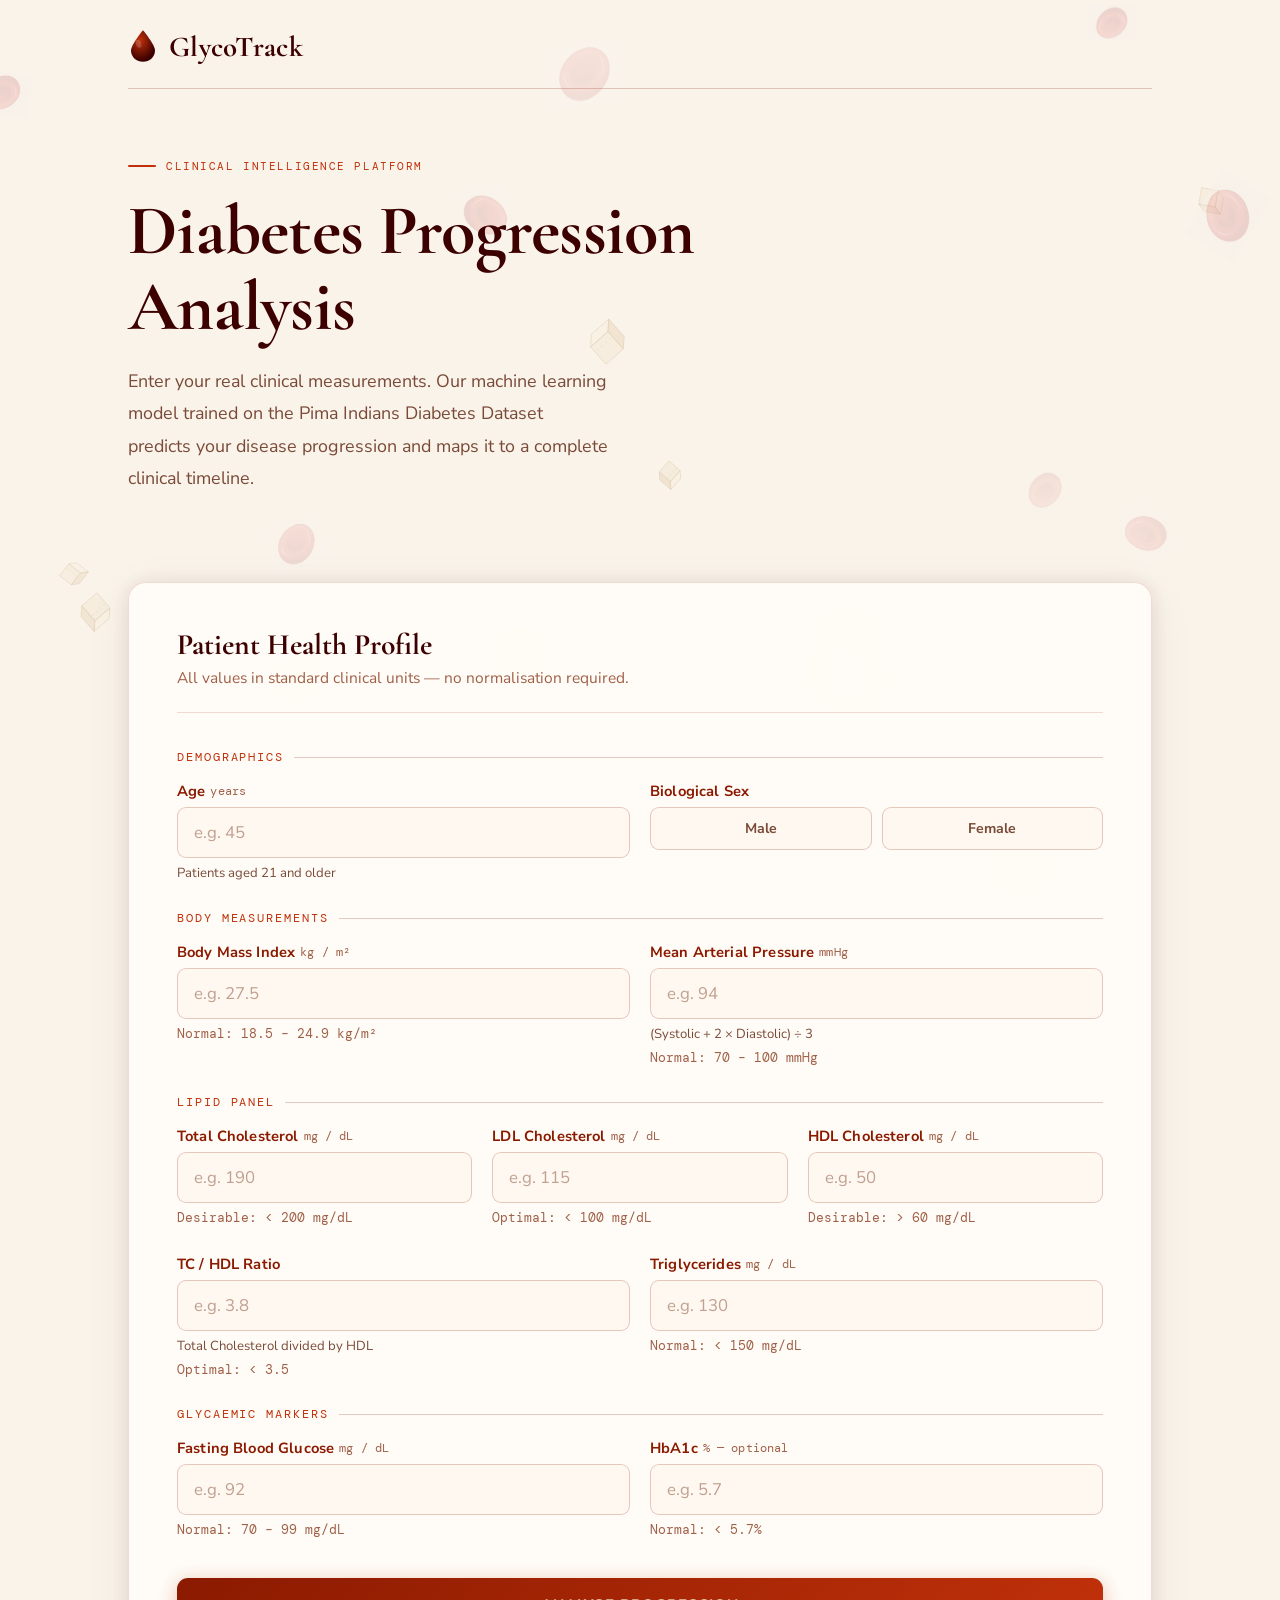
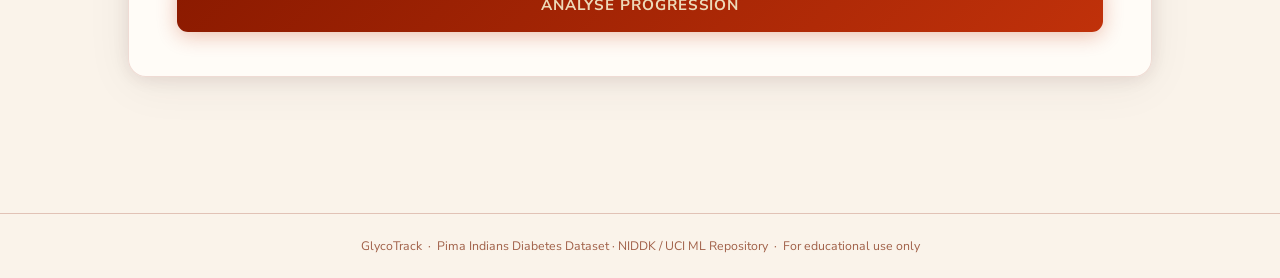
<file: index.html>
<!DOCTYPE html>
<html lang="en">
<head>
  <meta charset="UTF-8">
  <meta name="viewport" content="width=device-width, initial-scale=1.0">
  <title>GlycoTrack — Diabetes Progression Intelligence</title>

  <!-- Google Fonts -->
  <link rel="preconnect" href="https://fonts.googleapis.com">
  <link rel="preconnect" href="https://fonts.gstatic.com" crossorigin>
  <link href="https://fonts.googleapis.com/css2?family=Cormorant+Garamond:wght@400;500;600;700&family=Nunito+Sans:wght@300;400;600;700&family=DM+Mono:wght@400;500&display=swap" rel="stylesheet">

  <!-- Stylesheet -->
  <link rel="stylesheet" href="css/style.css">
</head>
<body>

<!-- ═══════════════════════════════════════════════════
     LOADING OVERLAY  (shown during analysis)
═══════════════════════════════════════════════════ -->
<div id="loadingOverlay">
  <div class="loading-title">Analysing your profile…</div>
  <div style="position: relative;">
    <div class="loading-bar-wrap">
      <div class="loading-bar-fill" id="loadFill"></div>
    </div>
    <div class="loading-drops" id="loadDrops"></div>
  </div>
  <div class="loading-label" id="loadLabel">Initialising model</div>
</div>

<!-- Animated background canvas -->
<canvas id="bgCanvas"></canvas>

<div class="wrapper">

  <!-- ═══════════════════════════════════════════════
       NAV
  ═══════════════════════════════════════════════ -->
  <nav>
    <div class="logo">
      <!-- SVG blood-drop logo mark -->
      <svg class="logo-icon" viewBox="0 0 80 96" xmlns="http://www.w3.org/2000/svg">
        <defs>
          <radialGradient id="lgGrad" cx="38%" cy="32%" r="65%">
            <stop offset="0%"   stop-color="#C0310A"/>
            <stop offset="100%" stop-color="#3d0000"/>
          </radialGradient>
        </defs>
        <path d="M40 6 C40 6 8 44 8 60 C8 78 23 90 40 90 C57 90 72 78 72 60 C72 44 40 6 40 6Z"
              fill="url(#lgGrad)"/>
        <ellipse cx="28" cy="42" rx="7" ry="11"
                 fill="rgba(255,255,255,0.18)"
                 transform="rotate(-18,28,42)"/>
      </svg>
      GlycoTrack
    </div>


  </nav>

  <!-- ═══════════════════════════════════════════════
       HERO
  ═══════════════════════════════════════════════ -->
  <div id="heroSection" class="hero anim">
    <div class="hero-kicker">Clinical Intelligence Platform</div>
    <h1>Diabetes Progression Analysis</h1>
    <p>
      Enter your real clinical measurements. Our machine learning model
      trained on the Pima Indians Diabetes Dataset predicts your disease
      progression and maps it to a complete clinical timeline.
    </p>
  </div>

  <!-- ═══════════════════════════════════════════════
       INPUT FORM
  ═══════════════════════════════════════════════ -->
  <div class="form-card anim d1" id="inputForm">

    <div class="form-header">
      <div>
        <div class="form-title">Patient Health Profile</div>
        <div class="form-sub">All values in standard clinical units — no normalisation required.</div>
      </div>
    </div>

    <!-- Demographics -->
    <div class="section-label">Demographics</div>
    <div class="grid-2">
      <div class="field">
        <label>Age <span class="unit">years</span></label>
        <input type="number" id="age" min="18" max="100" placeholder="e.g. 45">
        <span class="field-hint">Patients aged 21 and older</span>
      </div>
      <div class="field">
        <label>Biological Sex</label>
        <div class="sex-group">
          <button class="sex-btn" id="sM" onclick="setSex('M')">Male</button>
          <button class="sex-btn" id="sF" onclick="setSex('F')">Female</button>
        </div>
      </div>
    </div>

    <!-- Body Measurements -->
    <div class="section-label">Body Measurements</div>
    <div class="grid-2">
      <div class="field">
        <label>Body Mass Index <span class="unit">kg / m²</span></label>
        <input type="number" id="bmi" step="0.1" min="10" max="70" placeholder="e.g. 27.5">
        <span class="range-note">Normal: 18.5 – 24.9 kg/m²</span>
      </div>
      <div class="field">
        <label>Mean Arterial Pressure <span class="unit">mmHg</span></label>
        <input type="number" id="bp" min="40" max="180" placeholder="e.g. 94">
        <span class="field-hint">(Systolic + 2 × Diastolic) ÷ 3</span>
        <span class="range-note">Normal: 70 – 100 mmHg</span>
      </div>
    </div>

    <!-- Lipid Panel -->
    <div class="section-label">Lipid Panel</div>
    <div class="grid-3">
      <div class="field">
        <label>Total Cholesterol <span class="unit">mg / dL</span></label>
        <input type="number" id="tchol" min="100" max="400" placeholder="e.g. 190">
        <span class="range-note">Desirable: &lt; 200 mg/dL</span>
      </div>
      <div class="field">
        <label>LDL Cholesterol <span class="unit">mg / dL</span></label>
        <input type="number" id="ldl" min="40" max="300" placeholder="e.g. 115">
        <span class="range-note">Optimal: &lt; 100 mg/dL</span>
      </div>
      <div class="field">
        <label>HDL Cholesterol <span class="unit">mg / dL</span></label>
        <input type="number" id="hdl" min="20" max="100" placeholder="e.g. 50">
        <span class="range-note">Desirable: &gt; 60 mg/dL</span>
      </div>
    </div>
    <div class="grid-2">
      <div class="field">
        <label>TC / HDL Ratio</label>
        <input type="number" id="ratio" step="0.1" min="1" max="10" placeholder="e.g. 3.8">
        <span class="field-hint">Total Cholesterol divided by HDL</span>
        <span class="range-note">Optimal: &lt; 3.5</span>
      </div>
      <div class="field">
        <label>Triglycerides <span class="unit">mg / dL</span></label>
        <input type="number" id="trig" min="30" max="1000" placeholder="e.g. 130">
        <span class="range-note">Normal: &lt; 150 mg/dL</span>
      </div>
    </div>

    <!-- Glycaemic Markers -->
    <div class="section-label">Glycaemic Markers</div>
    <div class="grid-2">
      <div class="field">
        <label>Fasting Blood Glucose <span class="unit">mg / dL</span></label>
        <input type="number" id="glucose" min="50" max="400" placeholder="e.g. 92">
        <span class="range-note">Normal: 70 – 99 mg/dL</span>
      </div>
      <div class="field">
        <label>HbA1c <span class="unit">% — optional</span></label>
        <input type="number" id="hba1c" step="0.1" min="4" max="15" placeholder="e.g. 5.7">
        <span class="range-note">Normal: &lt; 5.7%</span>
      </div>
    </div>

    <button class="submit-btn" onclick="startAnalysis()">Analyse Progression</button>
    <div id="formErr"></div>
  </div><!-- /form-card -->

  <!-- ═══════════════════════════════════════════════
       RESULTS PANEL
  ═══════════════════════════════════════════════ -->
  <div id="resultsPanel">

    <!-- Results Hero -->
    <div class="results-hero anim">
      <h1 id="resultsHeroTitle"></h1>
      <p id="resultsHeroSub"></p>
    </div>

    <!-- Score + Population Gauge -->
    <div class="results-top anim">
      <div class="res-card">
        <div class="res-card-accent"></div>
        <div class="res-label">Progression Score</div>
        <div class="score-big" id="scoreVal">—</div>
        <div id="stagePill"></div>
        <div class="score-desc" id="scoreDesc"></div>
      </div>

      <div class="res-card">
        <div class="res-card-accent"></div>
        <div class="res-label">Population Percentile</div>
        <div class="gauge-wrap">
          <svg class="gauge-svg" viewBox="0 0 200 114">
            <defs>
              <linearGradient id="gaugeGrad" x1="0%" y1="0%" x2="100%" y2="0%">
                <stop offset="0%"   stop-color="#5a7a30"/>
                <stop offset="40%"  stop-color="#C0310A"/>
                <stop offset="100%" stop-color="#E05A20"/>
              </linearGradient>
            </defs>
            <!-- Track -->
            <path d="M 18 103 A 82 82 0 0 1 182 103"
                  fill="none" stroke="rgba(139,26,0,0.09)"
                  stroke-width="14" stroke-linecap="round"/>
            <!-- Fill arc (animated via JS) -->
            <path id="gArc" d="M 18 103 A 82 82 0 0 1 182 103"
                  fill="none" stroke="url(#gaugeGrad)"
                  stroke-width="14" stroke-linecap="round"
                  stroke-dasharray="257" stroke-dashoffset="257"
                  style="transition: stroke-dashoffset 1.4s cubic-bezier(0.23,1,0.32,1)"/>
          </svg>
          <div class="gauge-num" id="pctVal">—</div>
          <div class="gauge-sub">Higher = More Advanced</div>
        </div>
      </div>
    </div><!-- /results-top -->

    <!-- Mini Metric Tiles -->
    <div class="metrics-strip anim d1">
      <div class="metric-tile">
        <div class="metric-tile-label">BMI Category</div>
        <div class="metric-tile-val" id="bmiCatVal">—</div>
        <div class="metric-tile-sub" id="bmiCatSub"></div>
      </div>
      <div class="metric-tile">
        <div class="metric-tile-label">Glucose Status</div>
        <div class="metric-tile-val" id="glucCatVal">—</div>
        <div class="metric-tile-sub" id="glucCatSub"></div>
      </div>
      <div class="metric-tile">
        <div class="metric-tile-label">Lipid Risk</div>
        <div class="metric-tile-val" id="lipidCatVal">—</div>
        <div class="metric-tile-sub" id="lipidCatSub"></div>
      </div>
    </div>

    <!-- Risk Factor Tiles -->
    <div class="risk-section anim d1">
      <div class="section-label" style="margin-bottom: 14px;">Contributing Risk Factors</div>
      <div class="risk-grid" id="riskGrid"></div>
    </div>

    <!-- Disease Progression Timeline -->
    <div class="section-card anim d2">
      <h3>Where You Stand</h3>
      <p class="sub">
        Five clinical stages mapped against your score — from metabolically healthy
        through advanced disease. Your position is highlighted below.
      </p>
      <div class="tl-track">
        <div class="tl-spine"></div>
        <div id="timeline"></div>
      </div>
    </div>

    <!-- Clinical Recommendations -->
    <div class="section-card anim d3">
      <h3>Your Action Plan</h3>
      <p class="sub">Targeted steps calibrated to your biomarkers and current stage.</p>
      <div class="rec-list" id="recList"></div>
    </div>

    <button class="reset-btn" onclick="resetForm()">Run New Analysis</button>

  </div><!-- /resultsPanel -->

</div><!-- /wrapper -->

<!-- ═══════════════════════════════════════════════════
     FOOTER
═══════════════════════════════════════════════════ -->
<footer>
  GlycoTrack &nbsp;·&nbsp;
  Pima Indians Diabetes Dataset · NIDDK / UCI ML Repository &nbsp;·&nbsp;
  For educational use only
</footer>

<!-- ═══════════════════════════════════════════════════
     SCRIPTS  (order matters: model → app → background)
═══════════════════════════════════════════════════ -->
<script src="js/model.js"></script>
<script src="js/app.js"></script>
<script src="js/background.js"></script>

</body>
</html>
</file>
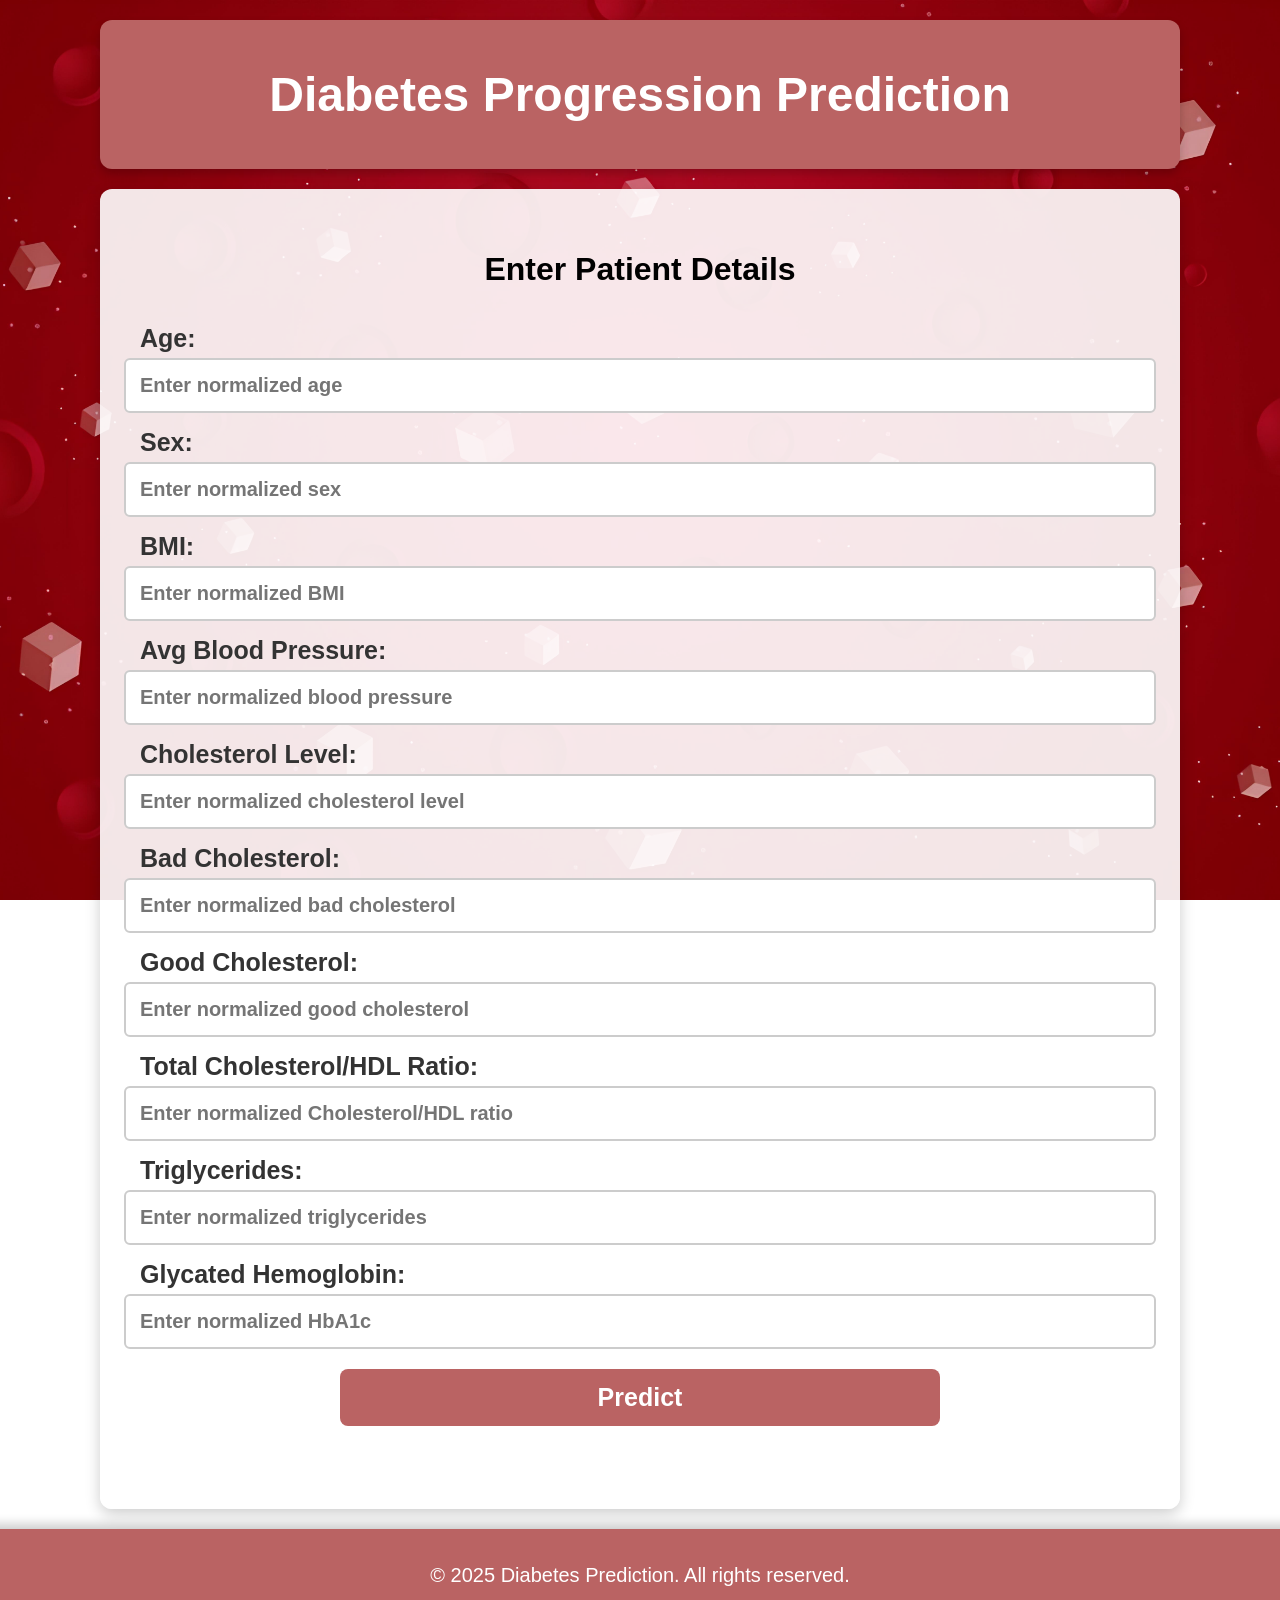
<file: diabetes_prediction/frontend/index.html>
<!DOCTYPE html>
<html lang="en">
<head>
    <meta charset="UTF-8">
    <meta name="viewport" content="width=device-width, initial-scale=1.0">
    <title>Diabetes Progression Predictor</title>
    <link rel="stylesheet" href="style.css">
</head>
<body>

    <!-- Header Box -->
    <div class="header-box">
        <h1>Diabetes Progression Prediction</h1>
    </div>

    <!-- Form Container -->
    <div class="container">
        <h1>Enter Patient Details</h1>
        <form id="predictionForm">
            <label>Age:</label>
            <input type="number" id="age" step="0.00000001" placeholder="Enter normalized age">

            <label>Sex:</label>
            <input type="number" id="sex" step="0.00000001" placeholder="Enter normalized sex">

            <label>BMI:</label>
            <input type="number" id="bmi" step="0.00000001" placeholder="Enter normalized BMI">

            <label>Avg Blood Pressure:</label>
            <input type="number" id="bp" step="0.00000001" placeholder="Enter normalized blood pressure">

            <label>Cholesterol Level:</label>
            <input type="number" id="chol" step="0.00000001" placeholder="Enter normalized cholesterol level">

            <label>Bad Cholesterol:</label>
            <input type="number" id="bad_chol" step="0.00000001" placeholder="Enter normalized bad cholesterol">

            <label>Good Cholesterol:</label>
            <input type="number" id="good_chol" step="0.00000001" placeholder="Enter normalized good cholesterol">

            <label>Total Cholesterol/HDL Ratio:</label>
            <input type="number" id="chol_hdl_ratio" step="0.00000001" placeholder="Enter normalized Cholesterol/HDL ratio">

            <label>Triglycerides:</label>
            <input type="number" id="triglycerides" step="0.00000001" placeholder="Enter normalized triglycerides">

            <label>Glycated Hemoglobin:</label>
            <input type="number" id="hba1c" step="0.00000001" placeholder="Enter normalized HbA1c">

            <button type="submit">Predict</button>
        </form>
        <h1 id="result"></h1>
    </div>

    <!-- Footer Box -->
    <div class="footer-box">
        <p>&copy; 2025 Diabetes Prediction. All rights reserved.</p>
    </div>

    <script src="script.js"></script>
</body>
</html>
</file>
<file: css/style.css>
/* ══════════════════════════════════════════════════════
   GlycoTrack — style.css
   Colour palette sourced from the uploaded blood-cell
   reference image: deep maroon → burnt orange → cream
══════════════════════════════════════════════════════ */

/* ── CSS VARIABLES ────────────────────────────────── */
:root {
  --maroon:  #3d0000;
  --darkred: #8B1A00;
  --crimson: #C0310A;
  --orange:  #E05A20;
  --cream:   #EDD9B8;
  --cream2:  #FAF3EA;
  --cream3:  #FFF8F0;
  --surface: rgba(255, 252, 247, 0.96);
  --text:    #1E0A00;
  --muted:   #7a4a38;
  --muted2:  #a06048;
  --border:  rgba(139, 26, 0, 0.14);
  --border2: rgba(139, 26, 0, 0.22);
  --shadow:  rgba(61, 0, 0, 0.10);
  --shadow2: rgba(61, 0, 0, 0.20);
  --good:    #4a7c40;
  --warn:    #C0310A;
  --danger:  #8B1A00;
}

/* ── RESET & BASE ─────────────────────────────────── */
*, *::before, *::after {
  box-sizing: border-box;
  margin: 0;
  padding: 0;
}
html { scroll-behavior: smooth; }
body {
  font-family: 'Nunito Sans', sans-serif;
  background: var(--cream2);
  color: var(--text);
  min-height: 100vh;
  overflow-x: hidden;
}

/* ── CANVAS BACKGROUND ────────────────────────────── */
#bgCanvas {
  position: fixed;
  inset: 0;
  pointer-events: none;
  z-index: 0;
  opacity: 0.45;
}

/* ── LAYOUT WRAPPER ───────────────────────────────── */
.wrapper {
  position: relative;
  z-index: 1;
  max-width: 1080px;
  margin: 0 auto;
  padding: 0 28px 100px;
}

/* ════════════════════════════════════════════════════
   NAV
════════════════════════════════════════════════════ */
nav {
  display: flex;
  align-items: center;
  justify-content: space-between;
  padding: 28px 0 24px;
  border-bottom: 1.5px solid var(--border2);
}
.logo {
  font-family: 'Cormorant Garamond', serif;
  font-size: 1.8rem;
  font-weight: 700;
  color: var(--maroon);
  letter-spacing: 0.01em;
  display: flex;
  align-items: center;
  gap: 11px;
}
.logo-icon { width: 30px; height: 36px; flex-shrink: 0; }
.nav-badge {
  font-family: 'DM Mono', monospace;
  font-size: 0.66rem;
  letter-spacing: 0.1em;
  color: var(--muted);
  border: 1px solid var(--border2);
  padding: 5px 12px;
  border-radius: 6px;
  text-transform: uppercase;
  background: rgba(61, 0, 0, 0.03);
}

/* ════════════════════════════════════════════════════
   HERO
════════════════════════════════════════════════════ */
.hero {
  padding: 70px 0 52px;
  max-width: 640px;
}
.hero-kicker {
  font-family: 'DM Mono', monospace;
  font-size: 0.7rem;
  letter-spacing: 0.14em;
  text-transform: uppercase;
  color: var(--crimson);
  margin-bottom: 20px;
  display: flex;
  align-items: center;
  gap: 10px;
}
.hero-kicker::before {
  content: '';
  width: 28px;
  height: 2px;
  background: var(--crimson);
  border-radius: 2px;
}
.hero h1 {
  font-family: 'Cormorant Garamond', serif;
  font-size: clamp(2.8rem, 5.5vw, 4.5rem);
  font-weight: 700;
  line-height: 1.08;
  color: var(--maroon);
  letter-spacing: -0.01em;
  margin-bottom: 20px;
}
.hero p {
  color: var(--muted);
  font-size: 1.12rem;
  line-height: 1.8;
  font-weight: 400;
  max-width: 480px;
}
.hero-stats {
  display: flex;
  gap: 36px;
  margin-top: 36px;
  padding-top: 28px;
  border-top: 1px solid var(--border);
}
.stat-item { display: flex; flex-direction: column; gap: 3px; }
.stat-num {
  font-family: 'Cormorant Garamond', serif;
  font-size: 1.9rem;
  font-weight: 700;
  color: var(--maroon);
  line-height: 1;
}
.stat-label {
  font-size: 0.75rem;
  color: var(--muted);
  font-weight: 600;
  letter-spacing: 0.04em;
}

/* ════════════════════════════════════════════════════
   FORM CARD
════════════════════════════════════════════════════ */
.form-card {
  background: var(--surface);
  border: 1.5px solid var(--border);
  border-radius: 18px;
  box-shadow: 0 2px 20px var(--shadow), 0 8px 48px rgba(61, 0, 0, 0.06);
  backdrop-filter: blur(12px);
  padding: 44px 48px;
  margin: 36px 0;
  transition: box-shadow 0.3s;
}
.form-card:hover {
  box-shadow: 0 4px 32px var(--shadow2), 0 12px 56px rgba(61, 0, 0, 0.09);
}
.form-header {
  display: flex;
  align-items: flex-start;
  justify-content: space-between;
  margin-bottom: 36px;
  padding-bottom: 24px;
  border-bottom: 1px solid var(--border);
}
.form-title {
  font-family: 'Cormorant Garamond', serif;
  font-size: 1.85rem;
  font-weight: 700;
  color: var(--maroon);
  margin-bottom: 5px;
}
.form-sub { color: var(--muted2); font-size: 0.97rem; font-weight: 400; }
.form-step-badge {
  font-family: 'DM Mono', monospace;
  font-size: 0.65rem;
  letter-spacing: 0.1em;
  color: var(--cream);
  background: var(--darkred);
  padding: 5px 12px;
  border-radius: 5px;
  text-transform: uppercase;
  flex-shrink: 0;
}

/* ── SECTION LABELS ───────────────────────────────── */
.section-label {
  font-family: 'DM Mono', monospace;
  font-size: 0.75rem;
  letter-spacing: 0.16em;
  color: var(--crimson);
  text-transform: uppercase;
  margin-bottom: 16px;
  display: flex;
  align-items: center;
  gap: 10px;
}
.section-label::after {
  content: '';
  flex: 1;
  height: 1px;
  background: var(--border2);
}

/* ── GRID LAYOUTS ─────────────────────────────────── */
.grid-2 { display: grid; grid-template-columns: 1fr 1fr; gap: 20px; margin-bottom: 28px; }
.grid-3 { display: grid; grid-template-columns: 1fr 1fr 1fr; gap: 20px; margin-bottom: 28px; }

/* ── FORM FIELDS ──────────────────────────────────── */
.field { display: flex; flex-direction: column; gap: 6px; }
.field label {
  font-size: 0.92rem;
  font-weight: 700;
  color: var(--darkred);
  display: flex;
  align-items: center;
  gap: 5px;
  letter-spacing: 0.01em;
}
.unit {
  font-family: 'DM Mono', monospace;
  font-size: 0.75rem;
  color: var(--muted2);
  font-weight: 400;
}
.field input,
.field select {
  background: var(--cream3);
  border: 1.5px solid var(--border2);
  border-radius: 9px;
  padding: 13px 16px;
  color: var(--text);
  font-family: 'Nunito Sans', sans-serif;
  font-size: 1.05rem;
  font-weight: 600;
  outline: none;
  transition: border-color 0.18s, box-shadow 0.18s, transform 0.14s;
  width: 100%;
  -webkit-appearance: none;
}
.field input::placeholder { font-weight: 400; color: #c0a090; }
.field input:focus,
.field select:focus {
  border-color: var(--crimson);
  box-shadow: 0 0 0 3px rgba(192, 49, 10, 0.1);
  background: #fff;
  transform: translateY(-1px);
}
.field input:hover:not(:focus),
.field select:hover:not(:focus) {
  border-color: rgba(139, 26, 0, 0.35);
}
.field input.err { border-color: var(--orange); }
.range-note { font-size: 0.8rem; color: var(--muted2); font-family: 'DM Mono', monospace; }
.field-hint  { font-size: 0.82rem; color: var(--muted); }

/* ── SEX TOGGLE ───────────────────────────────────── */
.sex-group { display: flex; gap: 10px; }
.sex-btn {
  flex: 1;
  padding: 11px 8px;
  border: 1.5px solid var(--border2);
  border-radius: 9px;
  background: var(--cream3);
  color: var(--muted);
  font-family: 'Nunito Sans', sans-serif;
  font-size: 0.88rem;
  font-weight: 700;
  cursor: pointer;
  transition: all 0.18s;
  text-align: center;
}
.sex-btn:hover {
  border-color: rgba(139, 26, 0, 0.35);
  background: rgba(255, 248, 240, 1);
  transform: translateY(-1px);
}
.sex-btn.on {
  border-color: var(--darkred);
  background: rgba(139, 26, 0, 0.06);
  color: var(--darkred);
}

/* ── SUBMIT BUTTON ────────────────────────────────── */
.submit-btn {
  width: 100%;
  padding: 17px;
  background: linear-gradient(135deg, var(--darkred) 0%, var(--crimson) 100%);
  color: var(--cream);
  border: none;
  border-radius: 11px;
  font-family: 'Nunito Sans', sans-serif;
  font-size: 0.95rem;
  font-weight: 700;
  cursor: pointer;
  letter-spacing: 0.06em;
  text-transform: uppercase;
  transition: all 0.22s;
  box-shadow: 0 4px 20px rgba(192, 49, 10, 0.3);
  position: relative;
  overflow: hidden;
  margin-top: 12px;
}
.submit-btn::after {
  content: '';
  position: absolute;
  top: 0;
  left: -100%;
  width: 60%;
  height: 100%;
  background: linear-gradient(90deg, transparent, rgba(255,255,255,0.14), transparent);
  transition: left 0.55s;
}
.submit-btn:hover {
  transform: translateY(-2px);
  box-shadow: 0 10px 32px rgba(192, 49, 10, 0.42);
}
.submit-btn:hover::after { left: 160%; }
.submit-btn:active { transform: translateY(0); }

#formErr {
  color: var(--orange);
  font-size: 0.82rem;
  margin-top: 10px;
  display: none;
  font-weight: 600;
}

/* ════════════════════════════════════════════════════
   LOADING OVERLAY
════════════════════════════════════════════════════ */
#loadingOverlay {
  display: none;
  position: fixed;
  inset: 0;
  z-index: 999;
  background: rgba(250, 243, 234, 0.96);
  backdrop-filter: blur(8px);
  flex-direction: column;
  align-items: center;
  justify-content: center;
  gap: 32px;
}
#loadingOverlay.visible { display: flex; }

.loading-title {
  font-family: 'Cormorant Garamond', serif;
  font-size: 2rem;
  font-weight: 700;
  color: var(--maroon);
  letter-spacing: 0.02em;
  animation: loadPulse 1.4s ease-in-out infinite;
  position: relative;
  z-index: 1;
}
@keyframes loadPulse {
  0%, 100% { opacity: 1; }
  50%       { opacity: 0.6; }
}

.loading-bar-wrap {
  width: 400px;
  max-width: 90vw;
  height: 10px;
  background: rgba(139, 26, 0, 0.1);
  border-radius: 20px;
  border: 1px solid rgba(139, 26, 0, 0.15);
  overflow: hidden;
  position: relative;
  z-index: 1;
}
.loading-bar-fill {
  height: 100%;
  width: 0;
  background: linear-gradient(90deg, var(--maroon), var(--crimson), var(--orange), var(--crimson));
  background-size: 200% 100%;
  border-radius: 20px;
  transition: width 0.06s linear;
  position: relative;
  animation: barShimmer 1.6s linear infinite;
}
@keyframes barShimmer {
  0%   { background-position: 0% 0; }
  100% { background-position: 200% 0; }
}
/* Glow pulse on the fill */
.loading-bar-fill::after {
  content: '';
  position: absolute;
  right: -4px;
  top: -3px;
  width: 16px;
  height: 16px;
  border-radius: 50%;
  background: var(--orange);
  filter: blur(4px);
  opacity: 0.85;
  animation: glowPulse 0.7s ease-in-out infinite alternate;
}
@keyframes glowPulse {
  0%   { opacity: 0.5; transform: scale(0.8); }
  100% { opacity: 1;   transform: scale(1.3); }
}

/* Floating drops container */
.loading-drops {
  position: absolute;
  inset: 0;
  pointer-events: none;
  z-index: 0;
}
.ldrop {
  position: absolute;
  width: 12px;
  height: 12px;
  border-radius: 50%;
  background: radial-gradient(circle at 35% 35%, rgba(224,90,32,0.65), rgba(139,26,0,0.45));
  border: 1px solid rgba(192,49,10,0.2);
  animation: dropRise 2.4s ease-in infinite;
  opacity: 0;
}
.ldrop:nth-child(odd)  { width: 7px;  height: 7px;  }
.ldrop:nth-child(3n)   { width: 17px; height: 17px; }
@keyframes dropRise {
  0%   { opacity: 0;    transform: translateY(0)      scale(0.6);  }
  12%  { opacity: 0.38; transform: translateY(-20px)  scale(1);    }
  60%  { opacity: 0.18; transform: translateY(-130px) scale(1.05); }
  100% { opacity: 0;    transform: translateY(-220px) scale(0.9);  }
}

.loading-label {
  font-family: 'DM Mono', monospace;
  font-size: 0.85rem;
  color: var(--muted2);
  letter-spacing: 0.12em;
  text-transform: uppercase;
  position: relative;
  z-index: 1;
}

/* ════════════════════════════════════════════════════
   RESULTS HERO
════════════════════════════════════════════════════ */
.results-hero {
  padding: 52px 0 36px;
  max-width: 640px;
}
.results-hero h1 {
  font-family: 'Cormorant Garamond', serif;
  font-size: clamp(2.4rem, 4.5vw, 3.8rem);
  font-weight: 700;
  line-height: 1.1;
  color: var(--maroon);
  letter-spacing: -0.01em;
  margin-bottom: 16px;
}
.results-hero p {
  color: var(--muted);
  font-size: 1.05rem;
  line-height: 1.8;
  font-weight: 400;
  max-width: 520px;
}

/* ════════════════════════════════════════════════════
   RESULTS — Score & Gauge
════════════════════════════════════════════════════ */
#resultsPanel { display: none; }

.results-top {
  display: grid;
  grid-template-columns: 1.1fr 0.9fr;
  gap: 20px;
  margin-bottom: 20px;
}

.res-card {
  background: var(--surface);
  border: 1.5px solid var(--border);
  border-radius: 18px;
  padding: 32px;
  box-shadow: 0 2px 18px var(--shadow);
  backdrop-filter: blur(8px);
  position: relative;
  overflow: hidden;
  transition: transform 0.22s, box-shadow 0.22s;
}
.res-card:hover {
  transform: translateY(-3px);
  box-shadow: 0 8px 36px var(--shadow2);
}
.res-card-accent {
  position: absolute;
  top: 0; left: 0; right: 0;
  height: 3px;
  background: linear-gradient(90deg, var(--maroon), var(--crimson), var(--orange));
  border-radius: 18px 18px 0 0;
}
.res-label {
  font-family: 'DM Mono', monospace;
  font-size: 0.65rem;
  letter-spacing: 0.12em;
  text-transform: uppercase;
  color: var(--muted2);
  margin-bottom: 14px;
}

/* Score number */
.score-big {
  font-family: 'Cormorant Garamond', serif;
  font-size: 4rem;
  font-weight: 700;
  line-height: 1;
  color: var(--maroon);
  margin-bottom: 10px;
}
.score-big.s0, .score-big.s1 { color: #5a7a30; }
.score-big.s2 { color: var(--darkred); }
.score-big.s3 { color: var(--crimson); }
.score-big.s4 { color: var(--orange); }

/* Stage pills */
.stage-pill {
  display: inline-flex;
  align-items: center;
  gap: 6px;
  padding: 5px 14px;
  border-radius: 6px;
  font-size: 0.78rem;
  font-weight: 700;
  margin-bottom: 12px;
  letter-spacing: 0.02em;
}
.stage-pill.s0, .stage-pill.s1 { background: rgba(90,122,48,0.1);  color: #4a7228; border: 1px solid rgba(90,122,48,0.25); }
.stage-pill.s2                  { background: rgba(139,26,0,0.09);  color: var(--darkred); border: 1px solid rgba(139,26,0,0.22); }
.stage-pill.s3                  { background: rgba(192,49,10,0.09); color: var(--crimson); border: 1px solid rgba(192,49,10,0.25); }
.stage-pill.s4                  { background: rgba(224,90,32,0.1);  color: var(--orange);  border: 1px solid rgba(224,90,32,0.28); }

.score-desc { font-size: 0.84rem; color: var(--muted); line-height: 1.7; font-weight: 400; }

/* Semicircle gauge */
.gauge-wrap    { display: flex; flex-direction: column; align-items: center; padding-top: 8px; }
.gauge-svg     { width: 200px; height: 114px; }
.gauge-num {
  font-family: 'Cormorant Garamond', serif;
  font-size: 2.6rem;
  font-weight: 700;
  color: var(--maroon);
  margin-top: -4px;
  line-height: 1;
}
.gauge-sub { font-size: 0.74rem; color: var(--muted2); margin-top: 5px; font-weight: 600; letter-spacing: 0.03em; }

/* ── METRIC STRIP ─────────────────────────────────── */
.metrics-strip {
  display: grid;
  grid-template-columns: repeat(3, 1fr);
  gap: 16px;
  margin-bottom: 20px;
}
.metric-tile {
  background: var(--surface);
  border: 1.5px solid var(--border);
  border-radius: 13px;
  padding: 20px;
  box-shadow: 0 1px 10px var(--shadow);
  transition: transform 0.2s, box-shadow 0.2s, border-color 0.2s;
  cursor: default;
}
.metric-tile:hover {
  transform: translateY(-3px);
  box-shadow: 0 6px 24px var(--shadow2);
  border-color: rgba(192, 49, 10, 0.28);
}
.metric-tile-label {
  font-family: 'DM Mono', monospace;
  font-size: 0.63rem;
  letter-spacing: 0.1em;
  text-transform: uppercase;
  color: var(--muted2);
  margin-bottom: 8px;
}
.metric-tile-val {
  font-family: 'Cormorant Garamond', serif;
  font-size: 1.75rem;
  font-weight: 700;
  color: var(--maroon);
  margin-bottom: 3px;
  line-height: 1;
}
.metric-tile-sub { font-size: 0.76rem; font-weight: 700; }

/* ── RISK FACTOR TILES ────────────────────────────── */
.risk-section { margin-bottom: 20px; }
.risk-grid { display: grid; grid-template-columns: repeat(auto-fill, minmax(185px, 1fr)); gap: 14px; }

.risk-tile {
  background: var(--surface);
  border: 1.5px solid var(--border);
  border-radius: 12px;
  padding: 16px;
  box-shadow: 0 1px 8px var(--shadow);
  transition: transform 0.2s, box-shadow 0.2s, border-color 0.2s;
}
.risk-tile:hover {
  transform: translateY(-2px);
  box-shadow: 0 4px 18px var(--shadow2);
  border-color: rgba(192, 49, 10, 0.25);
}
.risk-name   { font-size: 0.74rem; color: var(--muted); font-weight: 700; margin-bottom: 10px; letter-spacing: 0.02em; }
.bar-bg      { background: rgba(139,26,0,0.08); border-radius: 3px; height: 5px; margin-bottom: 9px; }
.bar-fill    { height: 5px; border-radius: 3px; width: 0; transition: width 1.3s cubic-bezier(0.23,1,0.32,1); }
.risk-val    { font-family: 'DM Mono', monospace; font-size: 0.8rem; font-weight: 500; }
.risk-status { font-size: 0.71rem; font-weight: 700; margin-top: 3px; }

/* ════════════════════════════════════════════════════
   SECTION CARDS (Timeline + Recommendations)
════════════════════════════════════════════════════ */
.section-card {
  background: var(--surface);
  border: 1.5px solid var(--border);
  border-radius: 18px;
  padding: 40px 44px;
  margin-bottom: 20px;
  box-shadow: 0 2px 18px var(--shadow);
  transition: box-shadow 0.25s;
}
.section-card:hover { box-shadow: 0 6px 32px var(--shadow2); }
.section-card h3 {
  font-family: 'Cormorant Garamond', serif;
  font-size: 1.5rem;
  font-weight: 700;
  color: var(--maroon);
  margin-bottom: 6px;
}
.section-card .sub {
  color: var(--muted2);
  font-size: 0.84rem;
  margin-bottom: 36px;
  font-weight: 400;
}

/* ════════════════════════════════════════════════════
   TIMELINE
════════════════════════════════════════════════════ */
.tl-track { position: relative; }

/* Coloured vertical spine */
.tl-spine {
  position: absolute;
  left: 18px;
  top: 0;
  bottom: 0;
  width: 2px;
  background: linear-gradient(
    to bottom,
    #5a7a30 0%,  #5a7a30 20%,
    #8B7520 20%, #8B7520 40%,
    var(--darkred) 40%, var(--darkred) 60%,
    var(--crimson) 60%, var(--crimson) 80%,
    var(--orange)  80%, var(--orange)  100%
  );
  opacity: 0.3;
  border-radius: 2px;
}

.tl-item {
  display: flex;
  gap: 22px;
  margin-bottom: 16px;
  padding: 0 0 0 50px;
  position: relative;
  cursor: default;
}

/* Dot indicator */
.tl-dot {
  position: absolute;
  left: 10px;
  top: 18px;
  width: 18px;
  height: 18px;
  border-radius: 50%;
  background: var(--cream2);
  border: 2px solid rgba(139, 26, 0, 0.22);
  z-index: 1;
  transition: all 0.25s;
  display: flex;
  align-items: center;
  justify-content: center;
}
.tl-dot-inner {
  width: 7px;
  height: 7px;
  border-radius: 50%;
  background: rgba(139, 26, 0, 0.22);
  transition: all 0.25s;
}
.tl-item.active .tl-dot {
  border-color: var(--crimson);
  background: var(--crimson);
  box-shadow: 0 0 0 5px rgba(192, 49, 10, 0.18), 0 0 16px rgba(192, 49, 10, 0.4);
}
.tl-item.active .tl-dot-inner { background: rgba(255, 255, 255, 0.6); }

/* Card body */
.tl-body-wrap {
  flex: 1;
  background: rgba(255, 252, 248, 0.7);
  border: 1.5px solid var(--border);
  border-radius: 12px;
  padding: 18px 22px;
  transition: all 0.25s;
  position: relative;
  overflow: hidden;
}
.tl-item.active .tl-body-wrap {
  border-color: var(--crimson);
  background: rgba(192, 49, 10, 0.025);
  box-shadow: 0 4px 20px rgba(192, 49, 10, 0.09);
}
.tl-item:hover:not(.active) .tl-body-wrap {
  border-color: rgba(192, 49, 10, 0.25);
  background: rgba(255, 252, 248, 0.95);
  transform: translateX(3px);
}
/* Active left accent bar */
.tl-item.active .tl-body-wrap::before {
  content: '';
  position: absolute;
  left: 0; top: 0; bottom: 0;
  width: 3px;
  background: linear-gradient(to bottom, var(--crimson), var(--orange));
}

.tl-header {
  display: flex;
  align-items: center;
  justify-content: space-between;
  margin-bottom: 8px;
}
.tl-stage-badge {
  font-family: 'DM Mono', monospace;
  font-size: 0.62rem;
  letter-spacing: 0.1em;
  text-transform: uppercase;
  padding: 3px 10px;
  border-radius: 4px;
  background: rgba(139, 26, 0, 0.07);
  color: var(--muted2);
  border: 1px solid var(--border);
}
.tl-item.active .tl-stage-badge {
  background: rgba(192, 49, 10, 0.1);
  color: var(--crimson);
  border-color: rgba(192, 49, 10, 0.28);
}

/* "You are here" pulsing pill */
.here-badge {
  display: inline-flex;
  align-items: center;
  gap: 5px;
  background: var(--crimson);
  color: white;
  font-family: 'DM Mono', monospace;
  font-size: 0.62rem;
  letter-spacing: 0.08em;
  padding: 3px 10px;
  border-radius: 20px;
  font-weight: 500;
  animation: herePulse 2s ease-in-out infinite;
}
@keyframes herePulse {
  0%, 100% { box-shadow: 0 0 0 0   rgba(192, 49, 10, 0.4); }
  50%       { box-shadow: 0 0 0 6px rgba(192, 49, 10, 0); }
}

.tl-title { font-weight: 700; font-size: 1rem; color: var(--maroon); margin-bottom: 7px; }
.tl-desc  { font-size: 0.83rem; color: var(--muted); line-height: 1.65; font-weight: 400; }
.tl-meta-row {
  display: flex;
  gap: 12px;
  margin-top: 10px;
  font-family: 'DM Mono', monospace;
  font-size: 0.67rem;
  color: rgba(122, 74, 56, 0.5);
  flex-wrap: wrap;
}
.tl-meta-chip {
  background: rgba(139, 26, 0, 0.05);
  border: 1px solid var(--border);
  padding: 2px 9px;
  border-radius: 4px;
}

/* ════════════════════════════════════════════════════
   RECOMMENDATIONS
════════════════════════════════════════════════════ */
.rec-list { display: flex; flex-direction: column; gap: 13px; }
.rec-row {
  display: flex;
  gap: 16px;
  padding: 17px 18px;
  border: 1.5px solid var(--border);
  border-radius: 11px;
  background: rgba(255, 252, 248, 0.75);
  align-items: flex-start;
  transition: border-color 0.2s, box-shadow 0.2s, transform 0.2s;
}
.rec-row:hover {
  border-color: rgba(192, 49, 10, 0.3);
  box-shadow: 0 4px 16px var(--shadow);
  transform: translateX(4px);
}
.rec-ico   { font-size: 1.4rem; flex-shrink: 0; margin-top: 1px; }
.rec-title { font-weight: 700; font-size: 0.9rem; color: var(--maroon); margin-bottom: 4px; }
.rec-body  { font-size: 0.82rem; color: var(--muted); line-height: 1.6; font-weight: 400; }

/* ── RESET BUTTON ─────────────────────────────────── */
.reset-btn {
  width: 100%;
  padding: 13px;
  background: transparent;
  border: 1.5px solid var(--border2);
  border-radius: 11px;
  color: var(--muted);
  font-family: 'Nunito Sans', sans-serif;
  font-size: 0.88rem;
  font-weight: 700;
  cursor: pointer;
  transition: all 0.22s;
  margin-top: 14px;
  letter-spacing: 0.04em;
  text-transform: uppercase;
}
.reset-btn:hover {
  border-color: var(--darkred);
  color: var(--darkred);
  transform: translateY(-1px);
  box-shadow: 0 4px 14px var(--shadow);
}

/* ════════════════════════════════════════════════════
   ENTER ANIMATIONS
════════════════════════════════════════════════════ */
@keyframes fadeUp {
  from { opacity: 0; transform: translateY(20px); }
  to   { opacity: 1; transform: translateY(0); }
}
.anim { animation: fadeUp 0.5s cubic-bezier(0.23, 1, 0.32, 1) both; }
.d1   { animation-delay: 0.07s; }
.d2   { animation-delay: 0.15s; }
.d3   { animation-delay: 0.23s; }

/* ── FOOTER ───────────────────────────────────────── */
footer {
  border-top: 1px solid var(--border2);
  padding: 24px 0;
  text-align: center;
  color: var(--muted2);
  font-size: 0.77rem;
  position: relative;
  z-index: 1;
}

/* ════════════════════════════════════════════════════
   RESPONSIVE
════════════════════════════════════════════════════ */
@media (max-width: 720px) {
  .grid-2, .grid-3 { grid-template-columns: 1fr; }
}
@media (max-width: 640px) {
  .results-top    { grid-template-columns: 1fr; }
  .metrics-strip  { grid-template-columns: 1fr; }
}
@media (max-width: 620px) {
  .form-card    { padding: 24px 20px; }
  .section-card { padding: 24px 20px; }
}
</file>
<file: diabetes_prediction/frontend/style.css>
/* General Styles */
body {
  font-family: Arial, sans-serif;
  background-image: url('blood.jpg');
  background-repeat: no-repeat;
  background-position: center center;
  background-attachment: fixed;
  background-size: cover;
  text-align: center;
  display: flex;
  justify-content: center;
  align-items: center;
  min-height: 100vh;
  margin: 0;
  flex-direction: column;
}

/* Header Box */
.header-box {
  width: 100%;
  max-width: 1050px;
  background-color: #ba6363;
  color: white;
  padding: 15px;
  text-align: center;
  font-size: 24px;
  font-weight: bold;
  border-radius: 12px;
  box-shadow: 0px 5px 10px rgba(0, 0, 0, 0.2);
  margin-top: 20px;
}

/* Container Box (Form Wrapper) */
.container {
  width: 85%;
  max-width: 1000px;
  background: rgba(255, 255, 255, 0.9);
  border-radius: 12px;
  padding: 40px;
  box-shadow: 0px 5px 15px rgba(0, 0, 0, 0.2);
  animation: fadeIn 0.5s ease-in-out;
  margin: 20px 0;
  display: flex;
  flex-direction: column;
  align-items: center;
}

/* Form Styles */
form {
  width: 100%; /* Make the form take up more space */
  max-width: 1000px; /* Keeps the form balanced */
  display: flex;
  flex-direction: column;
  align-items: center;
}

/* Labels & Inputs */
.label-container {
  width: 100%; /* Ensures labels align properly */
  display: flex;
  justify-content: flex-start;
}

label {
  font-size: 25px;
  font-weight: bolder;
  color: #333;
  text-align: left;
  margin-top: 15px;
  margin-bottom: 5px;
  width: 100%;
}

.input-container {
  width: 100%; /* Makes inputs stretch evenly */
  display: flex;
  justify-content: center;
}

input {
  width: 100%; /* Ensures inputs take full width */
  max-width: 1000px; /* Keeps form wider */
  padding: 14px;
  border: 2px solid #ccc;
  border-radius: 6px;
  font-size: 20px;
  font-weight: bold;
  transition: all 0.3s ease-in-out;
}

input:focus {
  border-color: #ff0000;
  outline: none;
  box-shadow: 0px 0px 10px rgba(255, 0, 0, 0.5);
}

/* Button Styling */
button {
  background-color: #ba6363;
  color: white;
  border: none;
  padding: 14px;
  margin-top: 20px;
  font-size: 25px;
  font-weight: bold;
  border-radius: 8px;
  cursor: pointer;
  transition: all 0.3s ease-in-out;
  width: 100%;
  max-width: 600px;
}

button:hover {
  background-color: #894b4b;
  box-shadow: 0px 5px 10px rgba(255, 0, 0, 0.4);
  transform: scale(1.05);
}

/* Footer Box */
.footer-box {
  width: 100%;
  background-color: #ba6363;
  color: white;
  padding: 15px;
  text-align: center;
  font-size: 20px;
  box-shadow: 0px -5px 10px rgba(0, 0, 0, 0.2);
  position: relative;
  margin-top: auto;
}

/* Fade-in animation */
@keyframes fadeIn {
  from {
      opacity: 0;
      transform: translateY(-15px);
  }
  to {
      opacity: 1;
      transform: translateY(0);
  }
}

/* Responsive Design */
@media (max-width: 1024px) {
  .container {
      width: 90%;
      max-width: 900px;
      padding: 35px;
  }

  form {
      width: 90%;
  }

  input, button {
      max-width: 550px;
  }
}

@media (max-width: 768px) {
  .header-box {
      width: 90%;
      font-size: 20px;
      padding: 10px;
  }

  .container {
      width: 95%;
      max-width: 750px;
      padding: 30px;
  }

  form {
      width: 95%;
  }

  input, button {
      max-width: 500px;
  }
}

@media (max-width: 600px) {
  .header-box {
      width: 90%;
      font-size: 18px;
  }

  .footer-box {
      font-size: 12px;
      padding: 12px;
  }

  .container {
      width: 95%;
      max-width: 100%;
      padding: 25px;
  }

  form {
      width: 100%;
  }

  input, button {
      max-width: 100%;
  }
}
</file>
